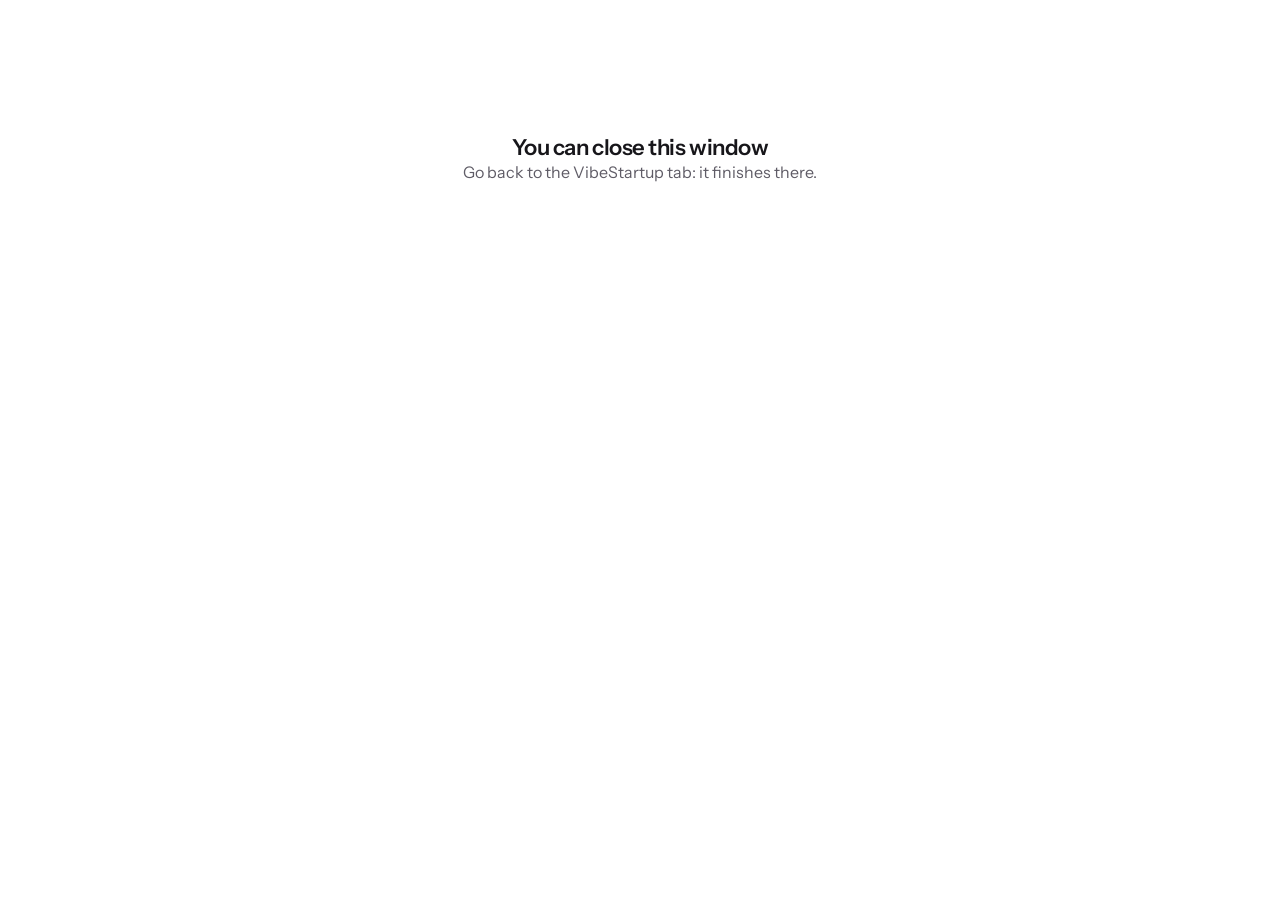
<file: app/connected/index.html>
<!doctype html>
<html lang="en">
<head>
<meta charset="utf-8">
<meta name="viewport" content="width=device-width, initial-scale=1">
<meta name="robots" content="noindex">
<title>Connected · VibeStartup</title>
<link rel="stylesheet" href="/style.css">
</head>
<body>
<main style="max-width:420px;margin:15vh auto;padding:0 16px;text-align:center">
  <h1 id="connected-title" style="font-size:22px">Finishing the connection…</h1>
  <p class="muted" id="connected-note">This window closes by itself.</p>
</main>
<script type="module">
// A provider's sign-in comes back here (the redirect URI the Ads tab registers). This page holds no token and calls
// nothing: it gives the code and the state to the console that opened it, on this origin only, and closes. The
// console checks the state and makes the exchange with the founder's own token.
const q = new URLSearchParams(location.search);
const message = { type: 'oauth', code: q.get('code'), state: q.get('state'), error: q.get('error'), error_description: q.get('error_description') || q.get('error_reason') };
if (window.opener && !window.opener.closed) {
  window.opener.postMessage(message, location.origin);
  window.close();
}
document.getElementById('connected-title').textContent = message.error ? 'The connection was not made' : 'You can close this window';
document.getElementById('connected-note').textContent = message.error ? (message.error_description || message.error) : 'Go back to the VibeStartup tab: it finishes there.';
</script>
</body>
</html>
</file>
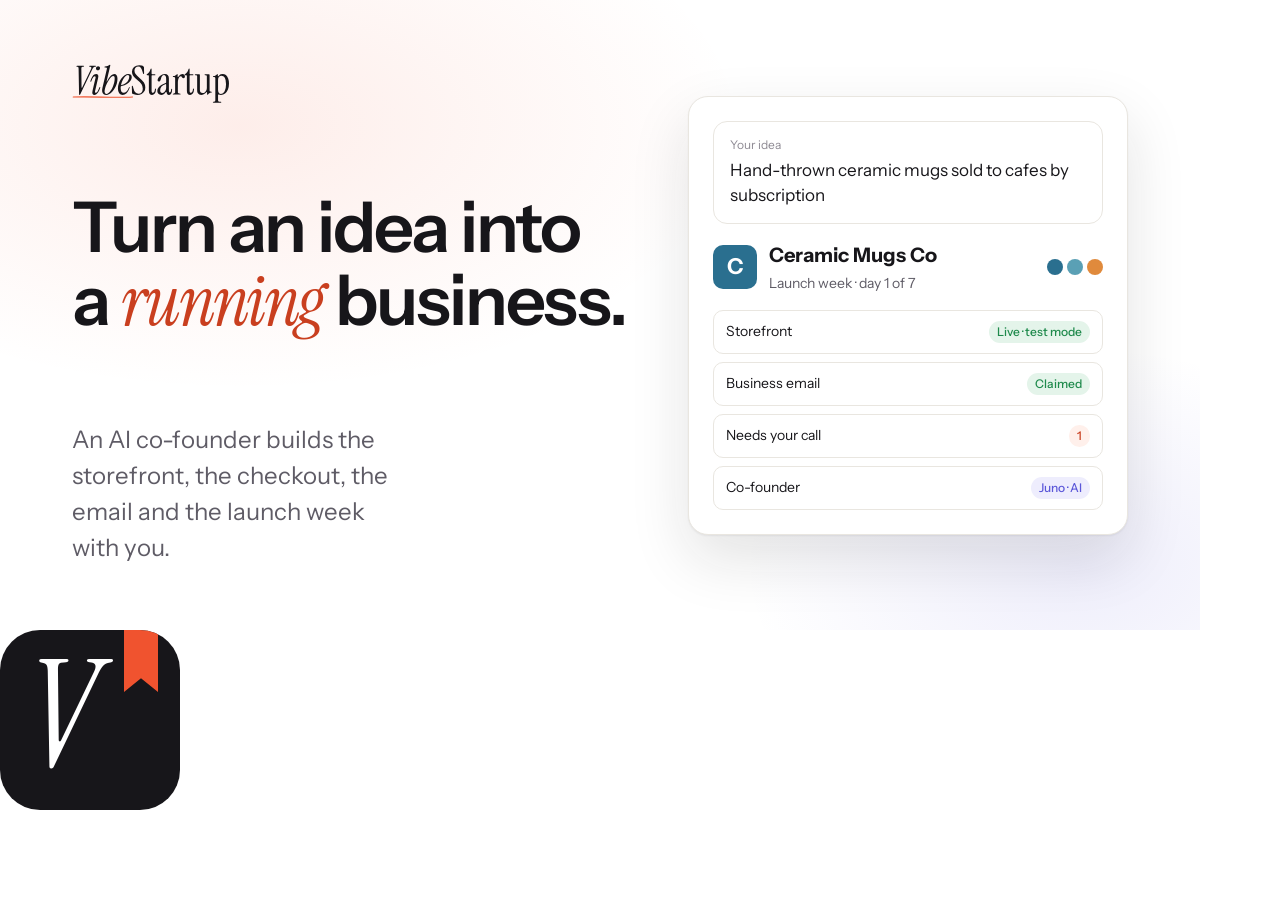
<file: brand/og.html>
<!doctype html>
<!-- The share image (og.png, 1200×630) and the touch icon, rendered by brand/render.py with Playwright. -->
<html lang="en">
<head>
<meta charset="utf-8">
<link rel="stylesheet" href="../style.css">
<style>
  html, body { margin: 0; background: #ffffff; }
  .og { width: 1200px; height: 630px; position: relative; overflow: hidden; display: grid; grid-template-columns: 1fr 440px; gap: 40px; padding: 64px 72px; box-sizing: border-box; font-family: var(--sans); color: #17161a; }
  .wash { position: absolute; inset: 0; background: radial-gradient(60% 60% at 20% 20%, rgba(240,83,47,.10), transparent 70%), radial-gradient(40% 50% at 90% 90%, rgba(91,87,217,.10), transparent 70%); }
  .left { position: relative; display: grid; align-content: space-between; }
  .left img { height: 44px; width: auto; }
  h1 { font-size: 70px; line-height: 1.04; letter-spacing: -.03em; margin: 0; font-weight: 600; }
  h1 em { font-family: "Instrument Serif", Georgia, serif; font-style: italic; font-weight: 400; color: #c93f1f; }
  .sub { font-size: 24px; color: #5f5c66; margin: 0; max-width: 20ch; }
  .card { position: relative; align-self: center; background: #fff; border: 1px solid #e9e6e0; border-radius: 20px; padding: 24px; box-shadow: 0 1px 2px rgba(23,22,26,.06), 0 24px 60px rgba(23,22,26,.12); display: grid; gap: 16px; }
  .idea { padding: 14px 16px; border: 1px solid #e9e6e0; border-radius: 14px; font-size: 17px; color: #17161a; }
  .idea small { display: block; color: #8e8a93; font-size: 12px; margin-bottom: 4px; }
  .sk { display: flex; gap: 12px; align-items: center; }
  .mark { width: 44px; height: 44px; border-radius: 10px; background: #2a6f8f; display: grid; place-items: center; color: #fff; font-weight: 700; font-size: 22px; }
  .sk b { font-size: 20px; display: block; }
  .sk span { color: #5f5c66; font-size: 14px; }
  .sw { margin-left: auto; display: flex; gap: 4px; }
  .sw i { width: 16px; height: 16px; border-radius: 50%; display: block; }
  .rows { display: grid; gap: 8px; font-size: 14px; }
  .row { display: flex; justify-content: space-between; align-items: center; padding: 10px 12px; border: 1px solid #e9e6e0; border-radius: 10px; }
  .badge { font-size: 12px; font-weight: 500; padding: 2px 8px; border-radius: 999px; background: #fff0eb; color: #c93f1f; }
  .badge.ok { background: #e4f4ea; color: #1f8a4c; }
  .badge.c { background: #eeedfd; color: #5b57d9; }
  .icon { width: 180px; height: 180px; border-radius: 40px; background: #17161a; position: relative; overflow: hidden; }
  .icon .rib { position: absolute; right: 22px; top: 0; width: 34px; height: 62px; background: #f0532f; clip-path: polygon(0 0, 100% 0, 100% 100%, 50% 78%, 0 100%); }
  .icon span { position: absolute; left: 26px; bottom: 18px; font-family: "Instrument Serif", Georgia, serif; font-style: italic; font-size: 150px; line-height: 1; color: #fff; }
</style>
</head>
<body>
<div class="og" id="og">
  <div class="wash"></div>
  <div class="left">
    <img src="../wordmark.svg" alt="VibeStartup">
    <div>
      <h1>Turn an idea into a <em>running</em> business.</h1>
    </div>
    <p class="sub">An AI co-founder builds the storefront, the checkout, the email and the launch week with you.</p>
  </div>
  <div class="card">
    <div class="idea"><small>Your idea</small>Hand-thrown ceramic mugs sold to cafes by subscription</div>
    <div class="sk"><div class="mark">C</div><div><b>Ceramic Mugs Co</b><span>Launch week · day 1 of 7</span></div><div class="sw"><i style="background:#2a6f8f"></i><i style="background:#5aa0b5"></i><i style="background:#e08a3c"></i></div></div>
    <div class="rows">
      <div class="row"><span>Storefront</span><span class="badge ok">Live · test mode</span></div>
      <div class="row"><span>Business email</span><span class="badge ok">Claimed</span></div>
      <div class="row"><span>Needs your call</span><span class="badge">1</span></div>
      <div class="row"><span>Co-founder</span><span class="badge c">Juno · AI</span></div>
    </div>
  </div>
</div>
<div class="icon" id="icon"><div class="rib"></div><span>V</span></div>
</body>
</html>
</file>
<file: style.css>
/* VibeStartup: the tokens and base components every page shares (docs/DESIGN.md). Instrument Sans for text, the
   serif italic only in the wordmark; one accent; square shapes, hairlines separate; what floats over the page
   (a menu, a dialog, a toast, a tooltip) is rounded and carries a shadow; a chip, a badge and a tag are pills. */
@font-face { font-family: "Instrument Sans"; font-style: italic; font-weight: 400 700; font-stretch: 75% 100%; font-display: swap; src: url("/fonts/InstrumentSans-italic-latin-ext.woff2") format("woff2"); unicode-range: U+0100-02BA, U+02BD-02C5, U+02C7-02CC, U+02CE-02D7, U+02DD-02FF, U+0304, U+0308, U+0329, U+1D00-1DBF, U+1E00-1E9F, U+1EF2-1EFF, U+2020, U+20A0-20AB, U+20AD-20C4, U+2113, U+2C60-2C7F, U+A720-A7FF; }
@font-face { font-family: "Instrument Sans"; font-style: italic; font-weight: 400 700; font-stretch: 75% 100%; font-display: swap; src: url("/fonts/InstrumentSans-italic-latin.woff2") format("woff2"); unicode-range: U+0000-00FF, U+0131, U+0152-0153, U+02BB-02BC, U+02C6, U+02DA, U+02DC, U+0304, U+0308, U+0329, U+2000-206F, U+20AC, U+2122, U+2191, U+2193, U+2212, U+2215, U+FEFF, U+FFFD; }
@font-face { font-family: "Instrument Sans"; font-style: normal; font-weight: 400 700; font-stretch: 75% 100%; font-display: swap; src: url("/fonts/InstrumentSans-normal-latin-ext.woff2") format("woff2"); unicode-range: U+0100-02BA, U+02BD-02C5, U+02C7-02CC, U+02CE-02D7, U+02DD-02FF, U+0304, U+0308, U+0329, U+1D00-1DBF, U+1E00-1E9F, U+1EF2-1EFF, U+2020, U+20A0-20AB, U+20AD-20C4, U+2113, U+2C60-2C7F, U+A720-A7FF; }
@font-face { font-family: "Instrument Sans"; font-style: normal; font-weight: 400 700; font-stretch: 75% 100%; font-display: swap; src: url("/fonts/InstrumentSans-normal-latin.woff2") format("woff2"); unicode-range: U+0000-00FF, U+0131, U+0152-0153, U+02BB-02BC, U+02C6, U+02DA, U+02DC, U+0304, U+0308, U+0329, U+2000-206F, U+20AC, U+2122, U+2191, U+2193, U+2212, U+2215, U+FEFF, U+FFFD; }
@font-face { font-family: "Instrument Serif"; font-style: italic; font-weight: 400; font-display: swap; src: url("/fonts/InstrumentSerif-italic-latin.woff2") format("woff2"); unicode-range: U+0000-00FF, U+0131, U+0152-0153, U+02BB-02BC, U+02C6, U+02DA, U+02DC, U+0304, U+0308, U+0329, U+2000-206F, U+20AC, U+2122, U+2191, U+2193, U+2212, U+2215, U+FEFF, U+FFFD; }
@font-face { font-family: "Instrument Sans Fallback"; src: local("Arial"), local("Helvetica"), local("Liberation Sans"); size-adjust: 97%; ascent-override: 96%; descent-override: 25%; }

:root {
  --bg: #ffffff;
  --canvas: #f7f6f3;
  --surface: #ffffff;
  --surface-2: #f2f1ed;
  --ink: #17161a;
  --ink-2: #5f5c66;
  --ink-3: #8e8a93;
  --line: #e9e6e0;
  --line-2: #d9d5cd;
  --accent: #f0532f;
  --accent-ink: #ffffff;
  --accent-soft: #fff0eb;
  --accent-deep: #c93f1f;
  --cofounder: #5b57d9;
  --cofounder-soft: #eeedfd;
  --ok: #1f8a4c;
  --ok-soft: #e4f4ea;
  --warn: #b7791f;
  --warn-soft: #fbf1dc;
  --bad: #c8321f;
  --bad-soft: #fde6e2;
  --focus: #5b57d9;
  --sans: "Instrument Sans", "Instrument Sans Fallback", Arial, sans-serif;
  --serif: "Instrument Serif", Georgia, serif;
  --mono: ui-monospace, "SF Mono", Menlo, Consolas, monospace;
  --r-float: 14px;
  --r-tip: 8px;
  --r-pill: 999px;
  --shadow-float: 0 1px 2px rgba(23, 22, 26, .06), 0 12px 32px rgba(23, 22, 26, .10);
  --shadow-modal: 0 24px 80px rgba(23, 22, 26, .28), 0 2px 8px rgba(23, 22, 26, .10);
  --ease: cubic-bezier(.2, .7, .2, 1);
  color-scheme: light dark;
}
@media (prefers-color-scheme: dark) {
  :root {
    --bg: #0f0f12;
    --canvas: #16161a;
    --surface: #1d1d22;
    --surface-2: #24242a;
    --ink: #f2f1ee;
    --ink-2: #a3a09b;
    --ink-3: #6f6c74;
    --line: #2a2a31;
    --line-2: #37363e;
    --accent: #ff6a47;
    --accent-ink: #17161a;
    --accent-soft: #3a1f17;
    --accent-deep: #ff8466;
    --cofounder: #8b87ff;
    --cofounder-soft: #26254a;
    --ok: #5dc389;
    --ok-soft: #173424;
    --warn: #e2b05a;
    --warn-soft: #3a2d14;
    --bad: #ff7a68;
    --bad-soft: #3d1b16;
    --focus: #8b87ff;
    --shadow-float: 0 1px 2px rgba(0, 0, 0, .4), 0 12px 32px rgba(0, 0, 0, .5);
    --shadow-modal: 0 24px 80px rgba(0, 0, 0, .7), 0 2px 8px rgba(0, 0, 0, .5);
  }
}

*, *::before, *::after { box-sizing: border-box; }
[hidden] { display: none !important; }
html { -webkit-text-size-adjust: 100%; -webkit-tap-highlight-color: transparent; scrollbar-width: thin; scrollbar-color: var(--line-2) transparent; }
::selection { background: color-mix(in srgb, var(--accent) 22%, transparent); }
body { margin: 0; font-family: var(--sans); font-size: 16px; line-height: 1.5; color: var(--ink); background: var(--bg); -webkit-font-smoothing: antialiased; }
h1, h2, h3, h4 { margin: 0; font-weight: 600; letter-spacing: -.02em; line-height: 1.15; text-wrap: balance; }
h1 { font-size: 32px; } h2 { font-size: 24px; } h3 { font-size: 18px; } h4 { font-size: 15px; }
p { margin: 0; text-wrap: pretty; }
a { color: inherit; text-decoration: none; }
a:hover { color: var(--accent-deep); }
button, input, select, textarea { font: inherit; color: inherit; }
button { cursor: pointer; }
img, svg, video { display: block; max-width: 100%; }
:focus-visible { outline: 2px solid var(--focus); outline-offset: 2px; }
.sr-only { position: absolute; width: 1px; height: 1px; overflow: hidden; clip: rect(0 0 0 0); white-space: nowrap; }
.skip { position: absolute; left: -999px; top: 8px; background: var(--surface); padding: 8px 12px; box-shadow: var(--shadow-float); z-index: 100; }
.skip:focus { left: 8px; }
.muted { color: var(--ink-2); } .hint { color: var(--ink-3); font-size: 13px; }
.small { font-size: 13px; } .tabular { font-variant-numeric: tabular-nums; }
.mono { font-family: var(--mono); font-size: 13px; }
.wrap { width: min(100% - 32px, 1120px); margin-inline: auto; }
/* align-content: a card stretched to its row's height keeps its lines at the top, on the same lines as its neighbours */
.stack { display: grid; gap: 12px; align-content: start; } .stack-lg { display: grid; gap: 24px; align-content: start; }
.row { display: flex; align-items: center; gap: 8px; flex-wrap: wrap; }
.grow { flex: 1 1 auto; min-width: 0; }
.right { margin-left: auto; }

/* buttons */
.btn { display: inline-flex; align-items: center; justify-content: center; gap: 8px; min-height: 40px; padding: 0 16px; border: 1px solid transparent; background: var(--surface-2); color: var(--ink); font-weight: 500; font-size: 14px; line-height: 1; white-space: nowrap; transition: background .16s var(--ease), transform .16s var(--ease), border-color .16s var(--ease), box-shadow .16s var(--ease); }
.btn:hover { background: var(--line); color: var(--ink); }
.btn:active { transform: translateY(1px); }
.btn.primary { background: var(--accent); color: var(--accent-ink); }
.btn.primary:hover { background: var(--accent-deep); color: var(--accent-ink); }
.btn.quiet { background: var(--surface); border-color: var(--line-2); }
.btn.quiet:hover { background: var(--surface-2); }
.btn.ghost { background: transparent; }
.btn.ghost:hover { background: var(--surface-2); }
.btn.danger { background: transparent; border-color: var(--bad); color: var(--bad); }
.btn.danger:hover { background: var(--bad-soft); color: var(--bad); }
.btn.sm { min-height: 32px; padding: 0 10px; font-size: 13px; }
.btn.lg { min-height: 48px; padding: 0 24px; font-size: 16px; }
.btn.full { width: 100%; }
.btn[disabled], .btn[aria-disabled="true"] { opacity: .5; pointer-events: none; }
.btn.icon { width: 36px; min-height: 36px; padding: 0; background: transparent; }
.btn.icon:hover { background: var(--surface-2); }
.btn.icon svg { width: 18px; height: 18px; }
.btn .spin { width: 14px; height: 14px; border: 2px solid currentColor; border-right-color: transparent; border-radius: 50%; animation: spin .8s linear infinite; }
@keyframes spin { to { transform: rotate(360deg); } }

/* fields */
.field { display: grid; gap: 6px; font-size: 14px; }
.field > span, .field > label { font-weight: 500; color: var(--ink); }
.field small { color: var(--ink-3); font-weight: 400; }
/* A password field and its show/hide button: the button sits inside the field's right edge. */
.pw { position: relative; display: block; }
.pw input { padding-right: 44px; }
.pw-toggle { position: absolute; top: 0; right: 0; bottom: 0; width: 40px; display: grid; place-items: center; border: 0; background: transparent; color: var(--ink-3); cursor: pointer; }
.pw-toggle:hover { color: var(--ink); }
.pw-toggle:focus-visible { outline: 2px solid var(--focus); outline-offset: -4px; }
.pw-toggle .i-hide, .pw-toggle[aria-pressed="true"] .i-show { display: none; }
.pw-toggle[aria-pressed="true"] .i-hide { display: block; }
.input, .field input, .field select, .field textarea { width: 100%; min-height: 40px; padding: 8px 12px; border: 1px solid var(--line-2); background: var(--surface); color: var(--ink); transition: border-color .16s var(--ease), box-shadow .16s var(--ease); }
.field textarea { min-height: 88px; resize: vertical; line-height: 1.45; }
.input:focus, .field input:focus, .field select:focus, .field textarea:focus { outline: none; border-color: var(--focus); box-shadow: 0 0 0 3px color-mix(in srgb, var(--focus) 18%, transparent); }
.input::placeholder, .field input::placeholder, .field textarea::placeholder { color: var(--ink-3); }
.check { display: flex; gap: 10px; align-items: flex-start; font-size: 14px; }
.check input { margin-top: 3px; accent-color: var(--accent); }
.switch { position: relative; display: inline-flex; align-items: center; gap: 10px; cursor: pointer; font-size: 14px; }
.switch input { position: absolute; opacity: 0; width: 0; height: 0; }
.switch i { width: 38px; height: 22px; border-radius: 999px; background: var(--line-2); position: relative; transition: background .16s var(--ease); flex: none; }
.switch i::after { content: ""; position: absolute; top: 3px; left: 3px; width: 16px; height: 16px; border-radius: 50%; background: #fff; transition: transform .16s var(--ease); }
.switch input:checked + i { background: var(--ok); }
.switch input:checked + i::after { transform: translateX(16px); }
.switch input:focus-visible + i { outline: 2px solid var(--focus); outline-offset: 2px; }
.error { color: var(--bad); font-size: 13px; min-height: 1em; }

/* cards, chips, badges, tables */
.card { background: var(--surface); border: 1px solid var(--line); padding: 16px; }
.panel { background: var(--surface); border: 1px solid var(--line); padding: 20px; }
/* a chip (a choice or a suggestion), a badge (a state or a count) and a tag are pills; what acts or holds stays square */
.chip { display: inline-flex; align-items: center; gap: 6px; min-height: 32px; padding: 0 14px; border: 1px solid var(--line-2); border-radius: var(--r-pill); background: var(--surface); font-size: 13px; color: var(--ink-2); cursor: pointer; transition: border-color .16s var(--ease), color .16s var(--ease); }
.chip:hover { border-color: var(--ink-3); color: var(--ink); }
.chip[aria-pressed="true"], .chip.on { border-color: var(--accent); color: var(--accent-deep); background: var(--accent-soft); }
.badge { display: inline-flex; align-items: center; gap: 4px; padding: 2px 8px; border-radius: var(--r-pill); font-size: 12px; font-weight: 500; background: var(--surface-2); color: var(--ink-2); white-space: nowrap; }
.badge.ok { background: var(--ok-soft); color: var(--ok); }
.badge.warn { background: var(--warn-soft); color: var(--warn); }
.badge.bad { background: var(--bad-soft); color: var(--bad); }
.badge.accent { background: var(--accent-soft); color: var(--accent-deep); }
.badge.cofounder { background: var(--cofounder-soft); color: var(--cofounder); }
/* on its way: the pill of a control that opens soon (lib/ui.js soon()), and the control that waits with it */
.badge.soon { background: var(--accent-soft); color: var(--accent-deep); font-size: 11px; font-weight: 600; text-transform: uppercase; letter-spacing: .05em; }
.btn.is-soon, .btn.is-soon[disabled] { opacity: 1; background: var(--surface-2); border-color: var(--line); color: var(--ink-2); cursor: default; }
.table { width: 100%; border-collapse: collapse; font-size: 14px; background: var(--surface); border: 1px solid var(--line); }
.table th { text-align: left; font-weight: 500; color: var(--ink-2); font-size: 12px; text-transform: uppercase; letter-spacing: .04em; padding: 8px 14px; border-bottom: 1px solid var(--line); background: var(--surface-2); }
.table td { padding: 10px 14px; border-bottom: 1px solid var(--line); vertical-align: top; }
.table tr:last-child td { border-bottom: 0; }
.table tbody tr:hover td { background: var(--surface-2); }
.table .num { text-align: right; font-variant-numeric: tabular-nums; }
/* A list is one surface; its rows run wall to wall, so a hovered or chosen row is a band from edge to edge. */
.list { display: grid; background: var(--surface); border: 1px solid var(--line); }
.list > * { padding: 12px 14px; border-bottom: 1px solid var(--line); }
.list > *:last-child { border-bottom: 0; }
.avatar { display: inline-grid; place-items: center; width: 32px; height: 32px; border-radius: 50%; background: var(--surface-2); color: var(--ink-2); font-weight: 600; font-size: 13px; flex: none; }
.avatar.cofounder { background: var(--cofounder-soft); color: var(--cofounder); box-shadow: 0 0 0 2px var(--cofounder); }
.avatar.lg { width: 44px; height: 44px; font-size: 16px; }
/* nothing here yet: what this place is for, and the one next step */
.empty { padding: 40px 20px; text-align: center; color: var(--ink-2); display: grid; gap: 10px; justify-items: center; background: var(--surface); border: 1px solid var(--line); }
.empty p { max-width: 52ch; }
.empty .btn { margin-top: 6px; }
.empty h3 { color: var(--ink); }
.kpi { display: grid; gap: 4px; align-content: start; padding: 16px; border: 1px solid var(--line); background: var(--surface); }
.kpi b { font-size: 24px; font-weight: 600; letter-spacing: -.02em; font-variant-numeric: tabular-nums; }
.kpi span { font-size: 13px; color: var(--ink-2); }
.kpi small { font-size: 12px; color: var(--ink-3); }
.note { padding: 12px 14px; background: var(--surface-2); font-size: 14px; color: var(--ink-2); box-shadow: inset 2px 0 0 var(--line-2); }
.note.accent { background: var(--accent-soft); color: var(--accent-deep); box-shadow: inset 2px 0 0 var(--accent); }
.note.warn { background: var(--warn-soft); color: var(--warn); box-shadow: inset 2px 0 0 var(--warn); }
.note.ok { background: var(--ok-soft); color: var(--ok); box-shadow: inset 2px 0 0 var(--ok); }
.illustrative { font-size: 12px; color: var(--ink-3); }
/* a view that waits: grey bars where its words will be (no blank pane, no jump when they arrive); a part of a page
   that waits: a spinner and a line */
.skeleton { display: grid; gap: 12px; align-content: start; }
.skeleton i { display: block; height: 14px; background: var(--surface-2); animation: pulse 1.4s ease-in-out infinite; }
.skeleton i.title { height: 22px; width: min(40%, 280px); margin-bottom: 8px; }
.skeleton i.short { width: 60%; }
.skeleton i.block { height: 96px; border: 1px solid var(--line); background: var(--surface); }
@keyframes pulse { 50% { opacity: .45; } }
.loading { display: flex; align-items: center; gap: 10px; flex-wrap: wrap; padding: 24px 0; color: var(--ink-2); font-size: 14px; }
.loading .spin { width: 16px; height: 16px; border: 2px solid var(--line-2); border-right-color: var(--accent); border-radius: 50%; animation: spin .8s linear infinite; flex: none; }

/* what floats: menus, dialogs, toasts, tooltips (the only rounded corners, the only shadows) */
.menu { position: absolute; z-index: 70; min-width: 200px; max-width: calc(100vw - 24px); padding: 6px 0; overflow: hidden; background: var(--surface); border: 1px solid var(--line); border-radius: var(--r-float); box-shadow: var(--shadow-float); display: grid; }
.menu button, .menu a { display: flex; align-items: center; gap: 10px; width: 100%; min-height: 36px; padding: 8px 14px; border: 0; background: transparent; text-align: left; font-size: 14px; }
.menu button:hover, .menu a:hover { background: var(--surface-2); color: var(--ink); }
.menu hr { border: 0; border-top: 1px solid var(--line); margin: 6px 0; }
dialog.modal { border: 0; padding: 0; background: var(--surface); color: var(--ink); border-radius: var(--r-float); box-shadow: var(--shadow-modal); width: min(100% - 32px, 520px); max-height: calc(100vh - 48px); overflow: auto; }
dialog.modal::backdrop { background: rgba(23, 22, 26, .35); backdrop-filter: blur(2px); }
dialog.modal .modal-body { padding: 24px; display: grid; gap: 16px; }
dialog.modal .modal-actions { display: flex; gap: 8px; justify-content: flex-end; flex-wrap: wrap; }
.scrim { position: fixed; inset: 0; z-index: 45; background: rgba(23, 22, 26, .35); }
.scrim[hidden] { display: none; }
.toasts { position: fixed; left: 50%; bottom: calc(20px + env(safe-area-inset-bottom)); transform: translateX(-50%); z-index: 60; display: grid; gap: 8px; width: min(100% - 32px, 420px); pointer-events: none; }
.toast { padding: 10px 14px; border-radius: var(--r-tip); background: var(--ink); color: var(--bg); font-size: 14px; box-shadow: var(--shadow-float); pointer-events: auto; }
.toast.bad { background: var(--bad); color: #fff; }
.toast.ok { background: var(--ok); color: #fff; }
/* first-run guides (lib/guides.js): a callout beside a real control. The layer takes no presses, so the page under it
   works as usual; the callout floats, so it is rounded and carries the float shadow; the ring around the control is square. */
.guide-layer { position: fixed; inset: 0; z-index: 65; pointer-events: none; }
.guide-ring { position: fixed; border: 2px solid var(--accent); box-shadow: 0 0 0 4px color-mix(in srgb, var(--accent) 18%, transparent); pointer-events: none; }
.guide { position: fixed; width: min(320px, calc(100vw - 32px)); padding: 16px 16px 12px; pointer-events: auto; background: var(--surface); color: var(--ink); border: 1px solid var(--line); border-radius: var(--r-float); box-shadow: var(--shadow-float); font-size: 14px; line-height: 1.45; text-align: left; }
.guide-title { font-size: 16px; margin-bottom: 4px; }
.guide-text { color: var(--ink-2); }
.guide-foot { display: flex; align-items: center; gap: 6px; margin-top: 14px; }
.guide-dots { display: inline-flex; gap: 5px; }
.guide-dots i { width: 6px; height: 6px; border-radius: 50%; background: var(--line-2); }
.guide-dots i.on { background: var(--accent); }
/* a phone, or a step with no control: a sheet at the foot of the screen, clear of the bottom bar; at the top when the control is low */
.guide.guide-sheet { left: 16px; right: 16px; width: auto; }
.guide.guide-sheet[data-side="bottom"] { bottom: calc(72px + env(safe-area-inset-bottom)); }
.guide.guide-sheet[data-side="top"] { top: 64px; }
@media (prefers-reduced-motion: no-preference) {
  .guide { animation: guide-in .16s var(--ease); }
  @keyframes guide-in { from { opacity: 0; transform: translateY(4px); } to { opacity: 1; transform: none; } }
}
kbd { font: 500 11px var(--sans); color: var(--ink-3); border: 1px solid var(--line-2); padding: 1px 5px; white-space: nowrap; }
[data-tip] { position: relative; }
[data-tip]:hover::after, [data-tip]:focus-visible::after { content: attr(data-tip); position: absolute; left: 50%; top: calc(100% + 6px); transform: translateX(-50%); padding: 4px 8px; border-radius: var(--r-tip); background: var(--ink); color: var(--bg); font-size: 12px; white-space: nowrap; z-index: 30; pointer-events: none; }

/* the shared header of the public pages */
.site-head { position: sticky; top: 0; z-index: 30; height: 64px; display: flex; align-items: center; background: color-mix(in srgb, var(--bg) 88%, transparent); backdrop-filter: blur(12px); border-bottom: 1px solid transparent; }
.site-head.scrolled { border-bottom-color: var(--line); }
.site-head .wrap { display: flex; align-items: center; gap: 24px; }
.site-head .brand img { height: 28px; width: auto; }
.site-head nav { display: flex; align-items: stretch; align-self: stretch; }
.site-head nav a { display: flex; align-items: center; padding: 0 14px; font-size: 14px; font-weight: 500; color: var(--ink-2); }
.site-head nav a:hover { background: var(--surface-2); color: var(--ink); }
.site-head .actions { margin-left: auto; display: flex; align-items: center; gap: 8px; }
.site-foot { border-top: 1px solid var(--line); padding: 40px 0; color: var(--ink-2); font-size: 14px; }
.site-foot .wrap { display: flex; flex-wrap: wrap; gap: 16px 32px; align-items: center; }
.site-foot a:hover { color: var(--ink); }

@media (max-width: 760px) {
  .site-head nav { display: none; }
  .wrap { width: calc(100% - 32px); }
  dialog.modal { width: calc(100% - 24px); }
  /* a finger needs 44 px */
  .btn, .btn.sm, .chip { min-height: 44px; }
  .btn.icon { width: 44px; min-height: 44px; }
  .input, .field input, .field select, .field textarea { min-height: 44px; font-size: 16px; }
  .menu button, .menu a { min-height: 44px; }
  .switch { min-height: 44px; }
}
@media (prefers-reduced-motion: reduce) {
  *, *::before, *::after { transition: none !important; animation: none !important; }
}
</file>
